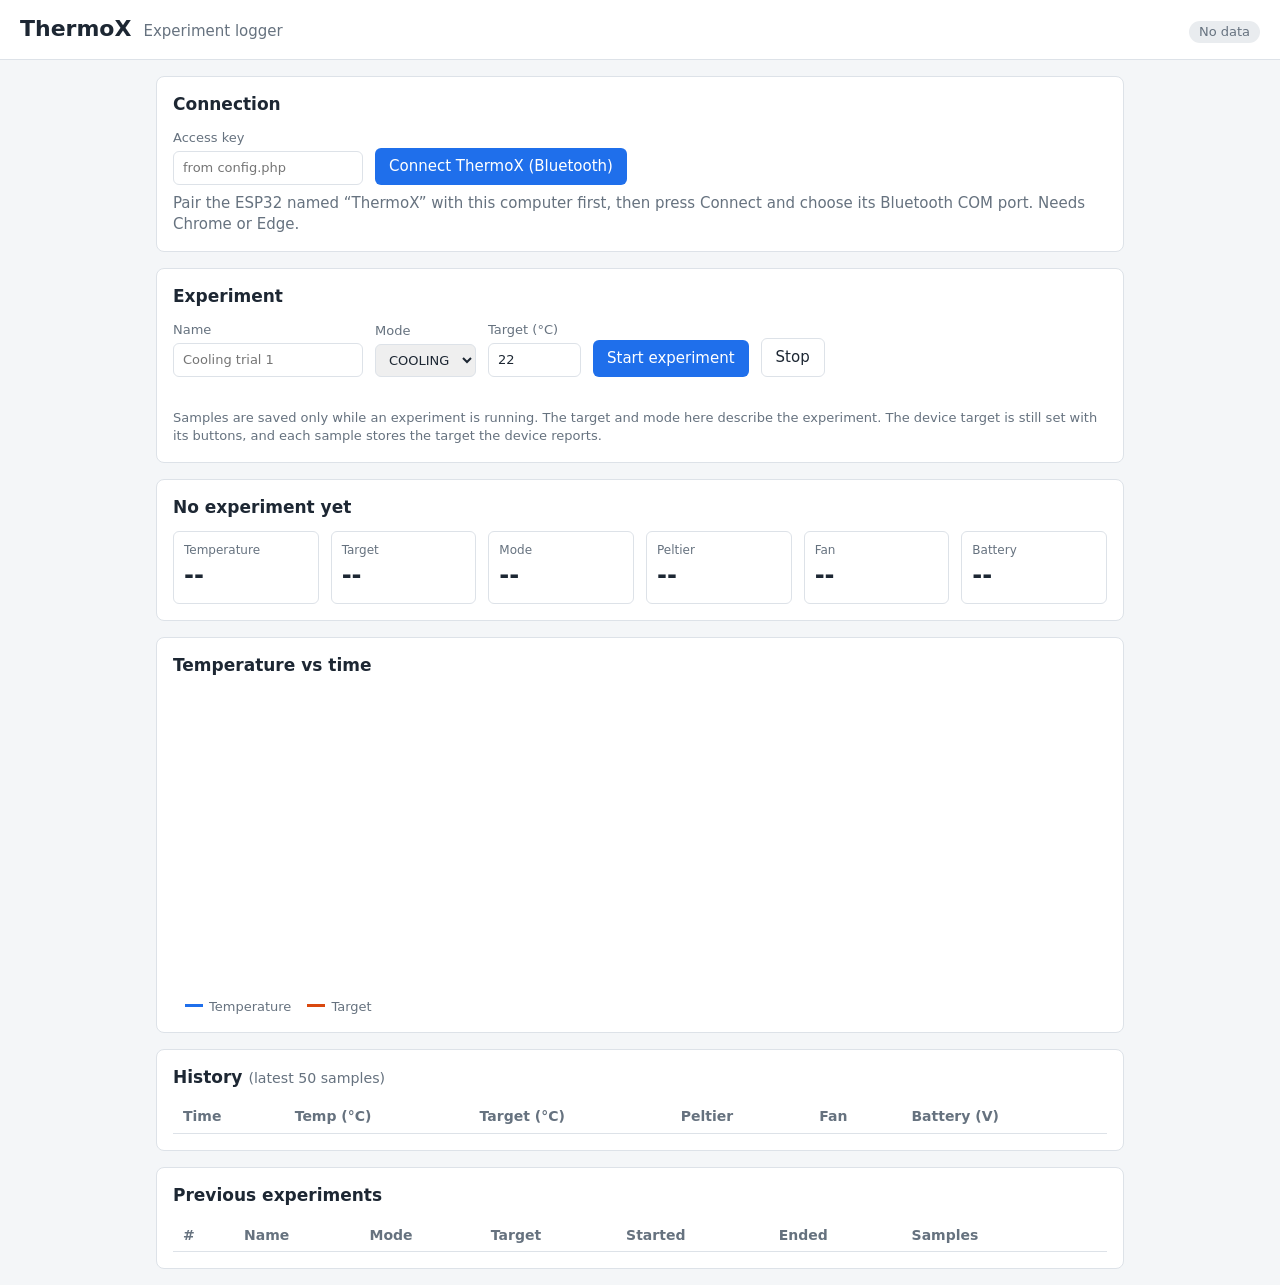
<file: dashboard/index.html>
<!doctype html>
<html lang="en">
<head>
  <meta charset="utf-8">
  <meta name="viewport" content="width=device-width, initial-scale=1">
  <title>ThermoX Dashboard</title>
  <link rel="stylesheet" href="style.css">
</head>
<body>
  <header>
    <h1>ThermoX</h1>
    <span class="sub">Experiment logger</span>
    <span id="conn" class="badge off">No data</span>
  </header>

  <main>
    <section class="card">
      <h2>Connection</h2>
      <div class="row">
        <label>Access key <input id="apiKey" type="password" autocomplete="off" placeholder="from config.php"></label>
        <button type="button" id="btConnect">Connect ThermoX (Bluetooth)</button>
        <button type="button" id="btDisconnect" class="secondary" hidden>Disconnect</button>
      </div>
      <p id="btMsg" class="msg">Pair the ESP32 named &ldquo;ThermoX&rdquo; with this computer first, then press Connect and choose its Bluetooth COM port. Needs Chrome or Edge.</p>
    </section>

    <section class="card">
      <h2>Experiment</h2>
      <form id="startForm" class="row">
        <label>Name <input id="expName" required maxlength="100" placeholder="Cooling trial 1"></label>
        <label>Mode
          <select id="expMode"><option>COOLING</option><option>HEATING</option></select>
        </label>
        <label>Target (&deg;C) <input id="expTarget" type="number" min="20" max="50" step="0.5" value="22" required></label>
        <button type="submit">Start experiment</button>
        <button type="button" id="stopBtn" class="secondary">Stop</button>
      </form>
      <p id="formMsg" class="msg"></p>
      <p class="hint">Samples are saved only while an experiment is running. The target and mode here describe the experiment. The device target is still set with its buttons, and each sample stores the target the device reports.</p>
    </section>

    <section class="card">
      <h2 id="expTitle">No experiment yet</h2>
      <div class="stats">
        <div><span class="label">Temperature</span><span class="value" id="vTemp">--</span></div>
        <div><span class="label">Target</span><span class="value" id="vTarget">--</span></div>
        <div><span class="label">Mode</span><span class="value" id="vMode">--</span></div>
        <div><span class="label">Peltier</span><span class="value" id="vPeltier">--</span></div>
        <div><span class="label">Fan</span><span class="value" id="vFan">--</span></div>
        <div><span class="label">Battery</span><span class="value" id="vBatt">--</span></div>
      </div>
    </section>

    <section class="card">
      <h2>Temperature vs time</h2>
      <canvas id="chart" height="300"></canvas>
      <div class="legend"><span class="key temp"></span>Temperature <span class="key target"></span>Target</div>
    </section>

    <section class="card">
      <h2>History <small>(latest 50 samples)</small></h2>
      <div class="scroll">
        <table id="history">
          <thead><tr><th>Time</th><th>Temp (&deg;C)</th><th>Target (&deg;C)</th><th>Peltier</th><th>Fan</th><th>Battery (V)</th></tr></thead>
          <tbody></tbody>
        </table>
      </div>
    </section>

    <section class="card">
      <h2>Previous experiments</h2>
      <div class="scroll">
        <table id="experiments">
          <thead><tr><th>#</th><th>Name</th><th>Mode</th><th>Target</th><th>Started</th><th>Ended</th><th>Samples</th><th></th></tr></thead>
          <tbody></tbody>
        </table>
      </div>
    </section>
  </main>

  <script src="app.js"></script>
</body>
</html>
</file>
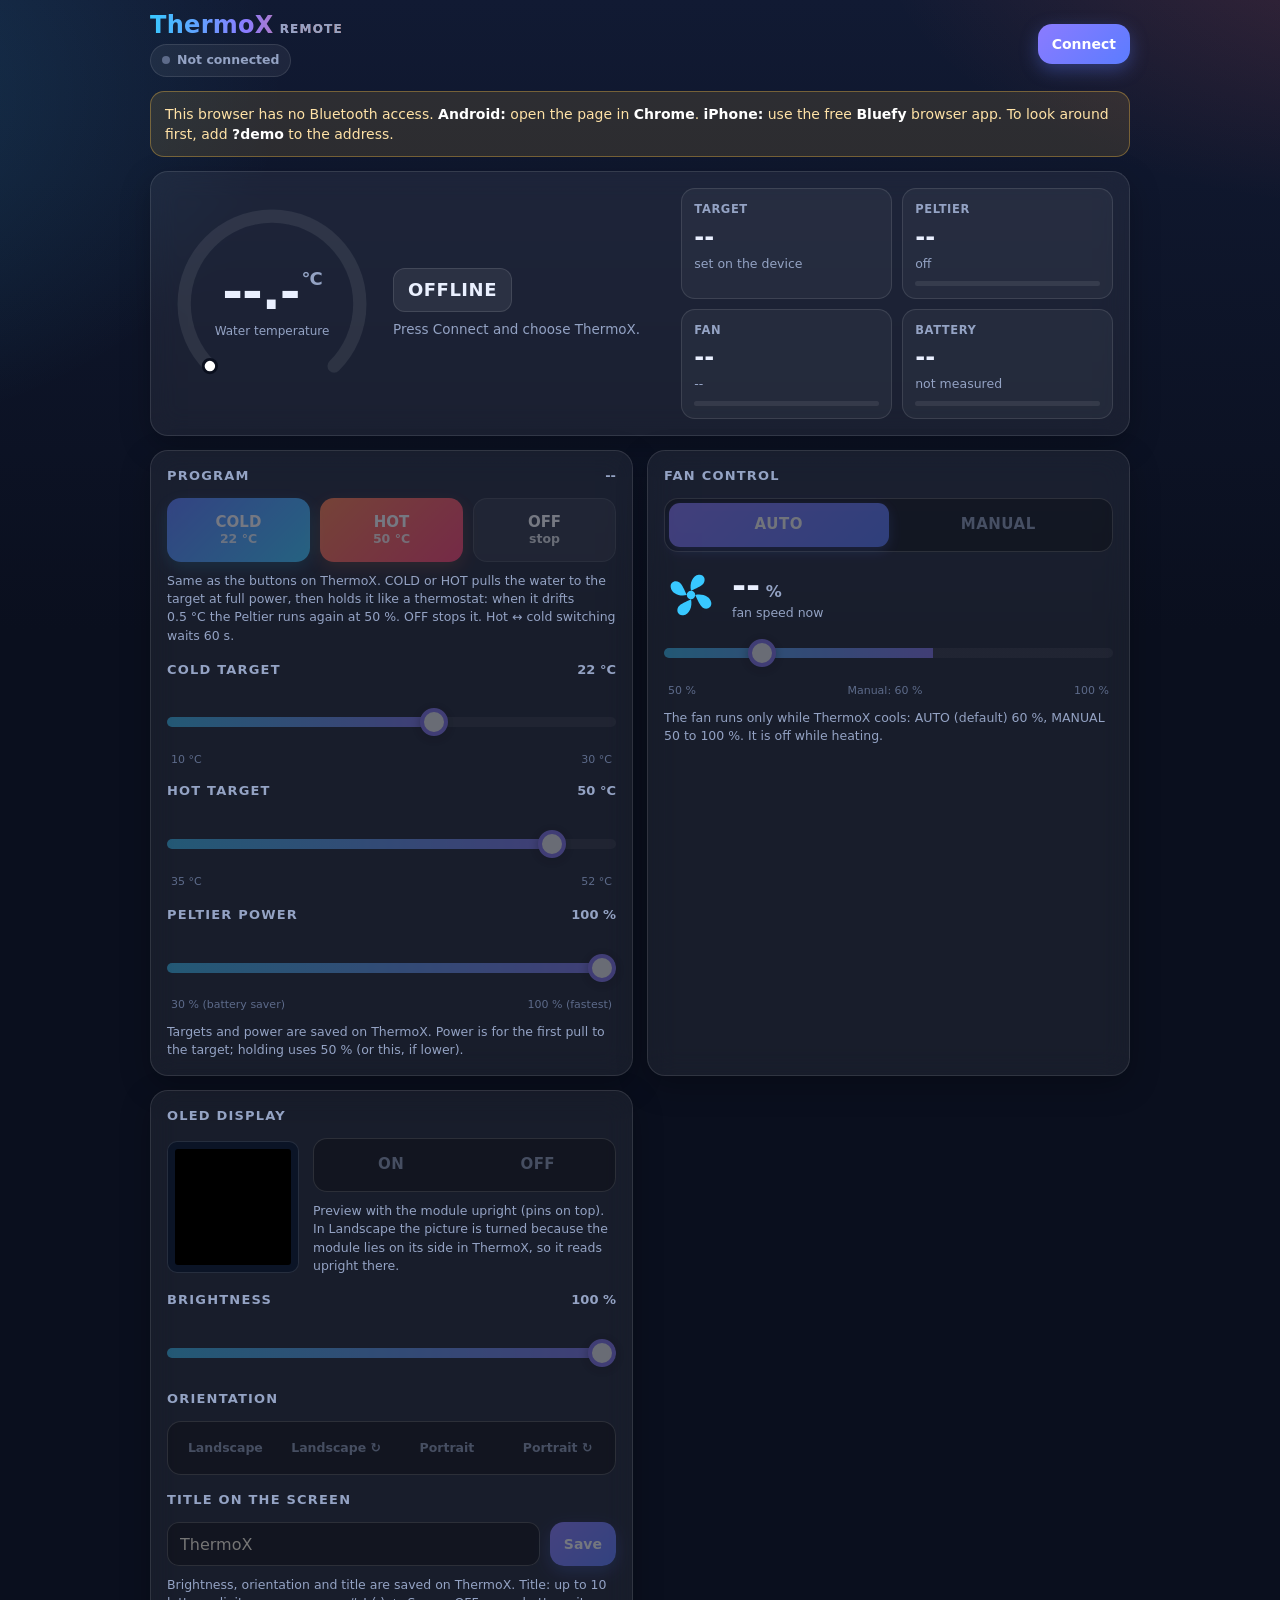
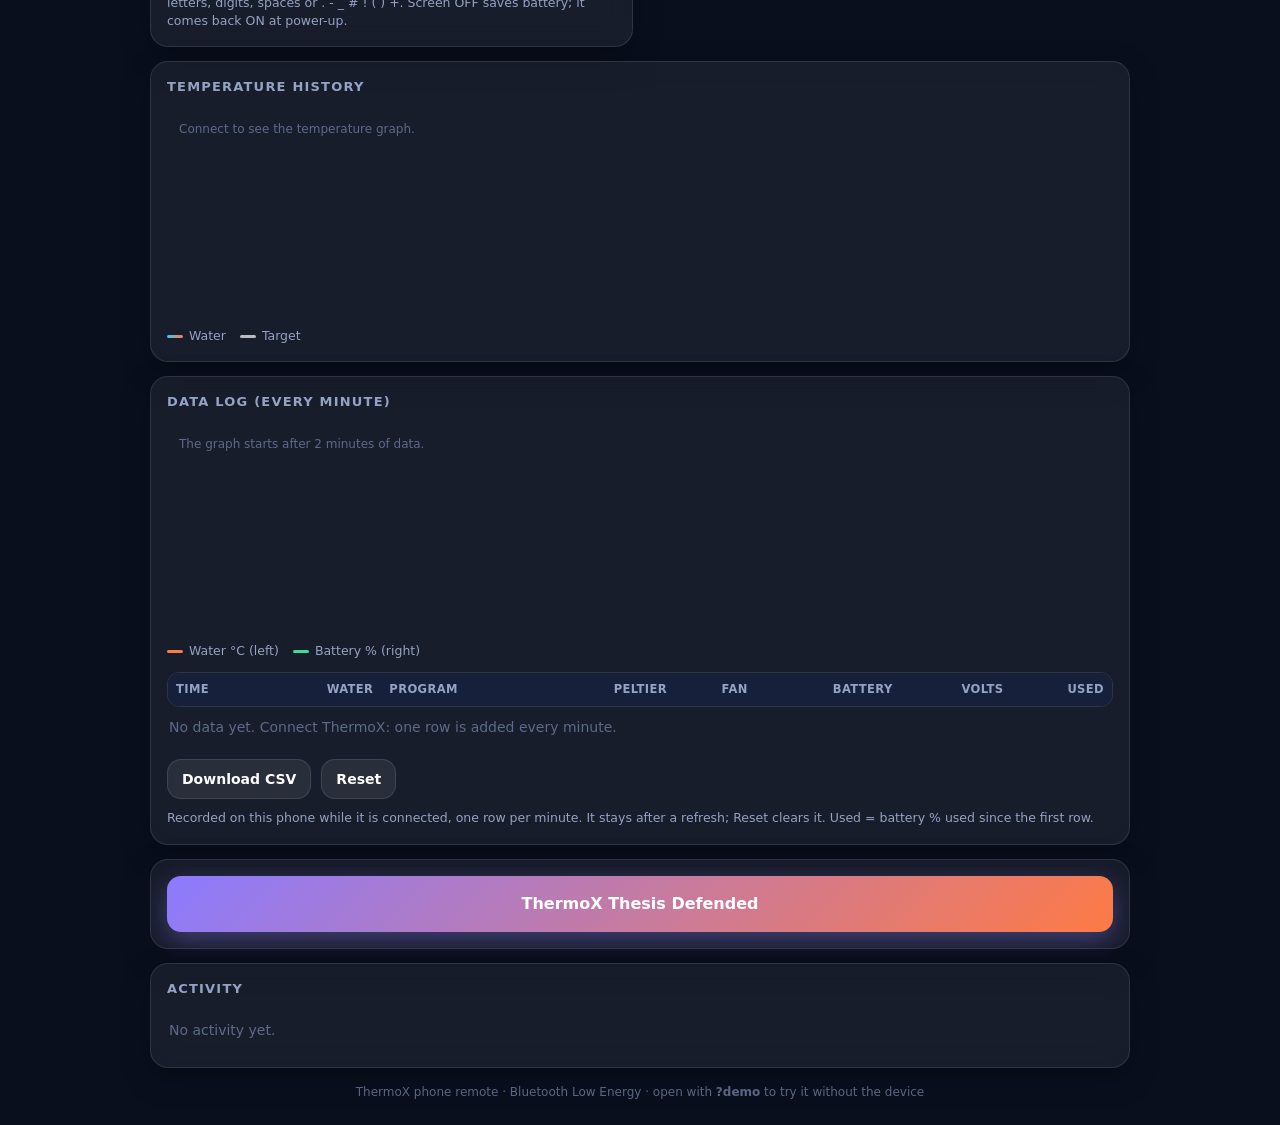
<file: dashboard/phone.html>
<!doctype html>
<html lang="en">
<head>
<meta charset="utf-8">
<meta name="viewport" content="width=device-width, initial-scale=1, viewport-fit=cover">
<meta name="theme-color" content="#0a0f1e">
<title>ThermoX Remote</title>
<style>
:root {
  color-scheme: dark;
  --bg: #0a0f1e; --bg2: #111a33; --card: rgba(255,255,255,.06); --card-line: rgba(255,255,255,.11);
  --text: #eaf0ff; --muted: #94a3c4; --dim: #5d6b8a;
  --hot: #ff7a45; --hot2: #ff3d6e; --cold: #38c8ff; --cold2: #5b7cff;
  --ok: #3ddc97; --warn: #ffc247; --bad: #ff5468; --accent: #8b7bff;
  --radius: 18px;
}
* { box-sizing: border-box; -webkit-tap-highlight-color: transparent; }
html, body { margin: 0; }
body {
  min-height: 100vh; color: var(--text); background: var(--bg);
  font: 15px/1.45 system-ui, -apple-system, "Segoe UI", Roboto, Arial, sans-serif;
  padding: max(12px, env(safe-area-inset-top)) 16px max(24px, env(safe-area-inset-bottom));
}
body::before { content: ""; position: fixed; inset: 0; z-index: -1; pointer-events: none;
  background:
    radial-gradient(900px 500px at 110% -10%, rgba(255,90,80,.20), transparent 60%),
    radial-gradient(900px 600px at -20% 10%, rgba(56,200,255,.18), transparent 60%),
    linear-gradient(180deg, var(--bg2), var(--bg) 70%); }
.num { font-variant-numeric: tabular-nums; }
header { display: flex; align-items: center; gap: 10px; max-width: 980px; margin: 0 auto 14px; }
.brand { display: flex; flex-direction: column; align-items: flex-start; gap: 6px; min-width: 0; }
.logo { font-size: 24px; font-weight: 800; letter-spacing: .3px; margin: 0; line-height: 1.1;
  background: linear-gradient(90deg, var(--cold), var(--accent) 50%, var(--hot)); -webkit-background-clip: text; background-clip: text; color: transparent; }
.logo small { font-size: 12px; font-weight: 700; letter-spacing: 1.2px; margin-left: 6px; color: var(--muted); -webkit-text-fill-color: var(--muted); text-transform: uppercase; }
.spacer { flex: 1; }
.pill { display: inline-flex; align-items: center; gap: 7px; padding: 6px 11px; border-radius: 99px; font-size: 12.5px; font-weight: 600;
  background: var(--card); border: 1px solid var(--card-line); color: var(--muted); white-space: nowrap; }
.pill .dot { width: 8px; height: 8px; border-radius: 50%; background: var(--dim); }
.pill.on { color: var(--ok); } .pill.on .dot { background: var(--ok); box-shadow: 0 0 0 0 rgba(61,220,151,.6); animation: ping 1.8s infinite; }
.pill.busy { color: var(--warn); } .pill.busy .dot { background: var(--warn); animation: blink 1s infinite; }
.pill.demo { color: var(--accent); } .pill.demo .dot { background: var(--accent); }
@keyframes ping { 0% { box-shadow: 0 0 0 0 rgba(61,220,151,.55); } 80%,100% { box-shadow: 0 0 0 9px rgba(61,220,151,0); } }
@keyframes blink { 50% { opacity: .25; } }

main { max-width: 980px; margin: 0 auto; display: grid; gap: 14px; grid-template-columns: 1fr; }
@media (min-width: 820px) { main { grid-template-columns: 1fr 1fr; } .wide { grid-column: 1 / -1; } }
.card { background: var(--card); border: 1px solid var(--card-line); border-radius: var(--radius); padding: 16px;
  -webkit-backdrop-filter: blur(14px); backdrop-filter: blur(14px); box-shadow: 0 10px 30px rgba(0,0,0,.25); min-width: 0; }
.card h2 { margin: 0 0 12px; font-size: 13px; font-weight: 700; letter-spacing: 1.2px; text-transform: uppercase; color: var(--muted); display: flex; align-items: center; gap: 8px; }
.card h2 .right { margin-left: auto; text-transform: none; letter-spacing: 0; font-weight: 600; white-space: nowrap; }
@media (max-width: 380px) { .logo small { display: none; } .card h2 { letter-spacing: .6px; font-size: 12px; } .card { padding: 14px; } }

button { font: inherit; color: inherit; border: 0; cursor: pointer; }
button:disabled { opacity: .4; cursor: not-allowed; }
.btn { min-height: 48px; padding: 0 18px; border-radius: 14px; font-weight: 700; font-size: 15px;
  background: linear-gradient(135deg, var(--accent), #5b7cff); color: #fff; box-shadow: 0 6px 18px rgba(91,124,255,.35); transition: transform .1s; }
.btn:active:not(:disabled) { transform: scale(.97); }
.btn.ghost { background: rgba(255,255,255,.08); box-shadow: none; border: 1px solid var(--card-line); }
.btn.go { background: linear-gradient(135deg, #2bd88f, #18a8c9); box-shadow: 0 6px 18px rgba(43,216,143,.3); }
.btn.stop { background: linear-gradient(135deg, var(--hot2), #c2255c); box-shadow: 0 6px 18px rgba(255,61,110,.3); }
.btn.small { min-height: 40px; padding: 0 14px; font-size: 14px; }

.banner { max-width: 980px; margin: 0 auto 14px; padding: 12px 14px; border-radius: 14px; font-size: 14px;
  background: rgba(255,194,71,.12); border: 1px solid rgba(255,194,71,.35); color: #ffe2a6; }
.banner b { color: #fff; }

/* hero */
.hero { display: grid; grid-template-columns: auto 1fr; gap: 16px; align-items: center; }
@media (max-width: 420px) { .hero { grid-template-columns: 1fr; justify-items: center; text-align: center; } }
.gauge { position: relative; width: 210px; height: 210px; }
.gauge svg { width: 100%; height: 100%; transform: rotate(135deg); overflow: visible; }
.gauge .track { fill: none; stroke: rgba(255,255,255,.08); stroke-width: 14; stroke-linecap: round; }
.gauge .arc { fill: none; stroke: url(#gIdle); stroke-width: 14; stroke-linecap: round; transition: stroke-dashoffset .8s ease; }
.gauge.heat .arc { stroke: url(#gHot); } .gauge.cool .arc { stroke: url(#gCold); } .gauge.fault .arc { stroke: var(--bad); }
.gauge.heat svg, .gauge.cool svg { animation: glow 2.2s ease-in-out infinite; }
.gauge.heat { --glow: rgba(255,122,69,.55); } .gauge.cool { --glow: rgba(56,200,255,.55); }
@keyframes glow { 50% { filter: drop-shadow(0 0 10px var(--glow)); } }
.gauge .tmark { fill: #fff; stroke: var(--bg); stroke-width: 3; transition: cx .6s, cy .6s; }
.gauge .center { position: absolute; inset: 0; display: grid; place-content: center; text-align: center; }
.temp { font-size: 50px; font-weight: 800; line-height: 1; letter-spacing: -1px; }
.temp sup { font-size: 18px; font-weight: 700; color: var(--muted); margin-left: 2px; vertical-align: 24px; }
.center .lbl { font-size: 12px; color: var(--muted); margin-top: 6px; }
.state { display: inline-flex; align-items: center; gap: 8px; padding: 8px 14px; border-radius: 12px; font-weight: 800; font-size: 18px; letter-spacing: .5px;
  background: rgba(255,255,255,.07); border: 1px solid var(--card-line); }
.state.heat { color: var(--hot); background: rgba(255,122,69,.12); border-color: rgba(255,122,69,.35); }
.state.cool { color: var(--cold); background: rgba(56,200,255,.12); border-color: rgba(56,200,255,.35); }
.state.ok { color: var(--ok); background: rgba(61,220,151,.12); border-color: rgba(61,220,151,.35); }
.state.warn { color: var(--warn); background: rgba(255,194,71,.12); border-color: rgba(255,194,71,.35); }
.state.bad { color: var(--bad); background: rgba(255,84,104,.14); border-color: rgba(255,84,104,.4); }
.state-hint { color: var(--muted); font-size: 13.5px; margin: 8px 0 0; min-height: 1.4em; }

.tiles { display: grid; grid-template-columns: repeat(2, minmax(0, 1fr)); gap: 10px; margin-top: 14px; }
@media (min-width: 560px) { .tiles { grid-template-columns: repeat(4, minmax(0, 1fr)); } }
@media (min-width: 820px) { .herocard { display: grid; grid-template-columns: minmax(0, 1.15fr) minmax(0, 1fr); gap: 18px; align-items: center; }
  .herocard .tiles { margin-top: 0; grid-template-columns: repeat(2, minmax(0, 1fr)); } }
.tile { padding: 12px; border-radius: 14px; background: rgba(255,255,255,.045); border: 1px solid var(--card-line); min-width: 0; }
.tile .k { font-size: 11.5px; color: var(--muted); font-weight: 600; letter-spacing: .6px; text-transform: uppercase; }
.tile .v { font-size: 24px; font-weight: 800; margin-top: 2px; white-space: nowrap; overflow: hidden; text-overflow: ellipsis; }
.tile .s { font-size: 12.5px; color: var(--muted); white-space: nowrap; overflow: hidden; text-overflow: ellipsis; }
.bar { height: 5px; border-radius: 5px; background: rgba(255,255,255,.08); margin-top: 8px; overflow: hidden; }
.bar i { display: block; height: 100%; width: 0; border-radius: 5px; background: linear-gradient(90deg, var(--cold), var(--accent)); transition: width .6s; }
.bar.hot i { background: linear-gradient(90deg, var(--hot), var(--hot2)); }
.bar.bat i { background: var(--ok); }
.bar.bat.mid i { background: var(--warn); } .bar.bat.low i { background: var(--bad); }
.seg.four { grid-template-columns: repeat(2, minmax(0, 1fr)); gap: 4px; }
@media (min-width: 460px) { .seg.four { grid-template-columns: repeat(4, minmax(0, 1fr)); } }
.seg.four button { font-size: 12.5px; letter-spacing: 0; padding: 0 4px; }
.titlerow { display: grid; grid-template-columns: minmax(0, 1fr) auto; gap: 10px; margin-top: 4px; }
.titlerow input { min-height: 44px; border-radius: 12px; border: 1px solid var(--card-line); background: rgba(0,0,0,.25);
  color: var(--text); font: inherit; font-size: 16px; padding: 0 12px; min-width: 0; }
.titlerow input:focus-visible { outline: 2px solid var(--accent); outline-offset: 1px; }
.oledrow { display: grid; grid-template-columns: 132px minmax(0, 1fr); gap: 14px; align-items: center; }
@media (max-width: 360px) { .oledrow { grid-template-columns: 1fr; justify-items: center; } }
.oledbox { width: 132px; height: 132px; border-radius: 10px; background: #0b1426; border: 1px solid var(--card-line); display: grid; place-items: center; }
#oledPrev { display: block; width: 116px; height: 116px; image-rendering: pixelated; background: #000; border-radius: 3px; }
.spin { display: inline-block; }
.spin.go { animation: rot var(--spd, 1s) linear infinite; }
@keyframes rot { to { transform: rotate(360deg); } }

/* target control */
.stepper { display: grid; grid-template-columns: 64px 1fr 64px; align-items: center; gap: 10px; }
.stepper button { height: 64px; border-radius: 18px; font-size: 30px; font-weight: 700; background: rgba(255,255,255,.08); border: 1px solid var(--card-line); }
.stepper button:active:not(:disabled) { background: rgba(255,255,255,.16); }
.setv { text-align: center; }
.setv .big { font-size: 46px; font-weight: 800; line-height: 1.05; }
.setv .big small { font-size: 20px; color: var(--muted); }
.setv .sub { font-size: 12.5px; color: var(--muted); }
.range-ticks { display: flex; justify-content: space-between; color: var(--dim); font-size: 11px; margin: 6px 4px 0; }
.row2 { display: grid; grid-template-columns: 1fr 1fr; gap: 10px; margin-top: 14px; }
.note { font-size: 12.5px; color: var(--muted); margin: 10px 0 0; }

/* fan */
.seg { display: grid; grid-template-columns: 1fr 1fr; padding: 4px; border-radius: 14px; background: rgba(0,0,0,.25); border: 1px solid var(--card-line); }
.seg button { min-height: 44px; border-radius: 11px; font-weight: 800; letter-spacing: .5px; color: var(--muted); background: transparent; }
.seg button.sel { color: #fff; background: linear-gradient(135deg, var(--accent), #5b7cff); box-shadow: 0 4px 14px rgba(91,124,255,.35); }
.fanrow { display: flex; align-items: center; gap: 14px; margin-top: 16px; }
.fanicon { width: 54px; height: 54px; flex: none; color: var(--cold); }
.fanval { font-size: 34px; font-weight: 800; line-height: 1; }
.fanval small { font-size: 16px; color: var(--muted); }
input[type=range] { -webkit-appearance: none; appearance: none; width: 100%; height: 34px; background: transparent; margin: 14px 0 0; }
input[type=range]::-webkit-slider-runnable-track { height: 10px; border-radius: 10px; background: linear-gradient(90deg, var(--cold) 0%, var(--accent) var(--p, 50%), rgba(255,255,255,.1) var(--p, 50%)); }
input[type=range]::-moz-range-track { height: 10px; border-radius: 10px; background: linear-gradient(90deg, var(--cold) 0%, var(--accent) var(--p, 50%), rgba(255,255,255,.1) var(--p, 50%)); }
input[type=range]::-webkit-slider-thumb { -webkit-appearance: none; width: 28px; height: 28px; margin-top: -9px; border-radius: 50%; background: #fff; border: 4px solid var(--accent); box-shadow: 0 2px 10px rgba(0,0,0,.4); }
input[type=range]::-moz-range-thumb { width: 22px; height: 22px; border-radius: 50%; background: #fff; border: 4px solid var(--accent); }
input[type=range]:disabled { opacity: .35; }

/* chart */
.chartbox { position: relative; height: 210px; }
.chartbox canvas { position: absolute; inset: 0; width: 100%; height: 100%; }
.legend { display: flex; gap: 14px; font-size: 12.5px; color: var(--muted); margin-top: 8px; flex-wrap: wrap; }
.legend i { display: inline-block; width: 16px; height: 3px; border-radius: 2px; vertical-align: middle; margin-right: 6px; }

/* activity */
.log { list-style: none; margin: 0; padding: 0; max-height: 300px; overflow-y: auto; }
.log li { display: grid; grid-template-columns: 10px max-content 1fr; gap: 10px; align-items: baseline; padding: 8px 2px; border-bottom: 1px solid rgba(255,255,255,.06); font-size: 14px; }
.log li:last-child { border-bottom: 0; }
.log .d { width: 8px; height: 8px; border-radius: 50%; background: var(--dim); align-self: center; }
.log .t { color: var(--dim); font-size: 12.5px; white-space: nowrap; }
.log .src { color: var(--muted); font-size: 11px; font-weight: 700; letter-spacing: .5px; margin-right: 6px; }
.log li.heat .d { background: var(--hot); } .log li.cool .d { background: var(--cold); } .log li.ok .d { background: var(--ok); }
.log li.bad .d { background: var(--bad); } .log li.warn .d { background: var(--warn); } .log li.app .d { background: var(--accent); }
.empty { color: var(--dim); font-size: 14px; padding: 10px 2px; }

/* toast */
#toasts { position: fixed; left: 50%; bottom: max(18px, env(safe-area-inset-bottom)); transform: translateX(-50%); display: grid; gap: 8px; z-index: 9; width: min(92vw, 420px); pointer-events: none; }
.toast { padding: 12px 16px; border-radius: 14px; font-weight: 600; font-size: 14px; background: rgba(20,28,52,.94); border: 1px solid var(--card-line);
  box-shadow: 0 10px 30px rgba(0,0,0,.45); animation: tin .25s ease; }
.toast.err { border-color: rgba(255,84,104,.6); } .toast.ok { border-color: rgba(61,220,151,.5); }
@keyframes tin { from { opacity: 0; transform: translateY(10px); } }
footer { max-width: 980px; margin: 16px auto 0; color: var(--dim); font-size: 12px; text-align: center; }
.hidden { display: none !important; }
/* program buttons */
.prog3 { display: grid; grid-template-columns: 1fr 1fr 1fr; gap: 10px; }
.prog3 .btn { min-height: 64px; display: grid; place-content: center; line-height: 1.15; padding: 0 6px; }
.prog3 .btn small { display: block; font-size: 12.5px; font-weight: 600; opacity: .85; }
.btn.coldb { background: linear-gradient(135deg, var(--cold2), var(--cold)); box-shadow: 0 6px 18px rgba(56,200,255,.25); }
.btn.hotb { background: linear-gradient(135deg, var(--hot), var(--hot2)); box-shadow: 0 6px 18px rgba(255,122,69,.25); }
.btn.offb { background: rgba(255,255,255,.08); border: 1px solid var(--card-line); box-shadow: none; }
.prog3 .btn.on { outline: 3px solid #fff; outline-offset: 2px; }
/* data log */
.tablebox { max-height: 320px; overflow: auto; margin-top: 12px; border: 1px solid var(--card-line); border-radius: 12px; }
table.dl { width: 100%; border-collapse: collapse; font-size: 13px; font-variant-numeric: tabular-nums; }
table.dl th { position: sticky; top: 0; background: #16203b; color: var(--muted); font-size: 11.5px; font-weight: 700; letter-spacing: .4px; text-transform: uppercase; text-align: right; padding: 8px 8px; white-space: nowrap; }
table.dl td { padding: 7px 8px; border-top: 1px solid rgba(255,255,255,.06); text-align: right; white-space: nowrap; }
table.dl th:first-child, table.dl td:first-child, table.dl th:nth-child(3), table.dl td:nth-child(3) { text-align: left; }
.btnrow { display: flex; flex-wrap: wrap; gap: 10px; margin-top: 12px; }
/* thesis defended */
.defend { width: 100%; min-height: 56px; font-size: 16px; background: linear-gradient(135deg, #8b7bff, #ff7a45); box-shadow: 0 8px 24px rgba(139,123,255,.35); }
#celebrate { position: fixed; inset: 0; z-index: 20; display: grid; place-items: center; background: rgba(5,8,18,.82); backdrop-filter: blur(4px); cursor: pointer; }
#celebrate canvas { position: absolute; inset: 0; width: 100%; height: 100%; pointer-events: none; }
#celebrate .msg { position: relative; text-align: center; padding: 24px; animation: pop .9s cubic-bezier(.2,1.6,.4,1) both; }
#celebrate .msg h1 { margin: 0; font-size: clamp(34px, 9vw, 72px); line-height: 1.05; font-weight: 900; letter-spacing: .5px;
  background: linear-gradient(90deg, #38c8ff, #8b7bff, #ff7a45, #ffc247, #38c8ff); background-size: 300% 100%;
  -webkit-background-clip: text; background-clip: text; color: transparent; animation: shine 3s linear infinite; }
#celebrate .msg p { margin: 14px 0 0; color: var(--muted); font-size: 14px; }
@keyframes pop { from { transform: scale(.3); opacity: 0; } to { transform: scale(1); opacity: 1; } }
@keyframes shine { to { background-position: 300% 0; } }
@media (prefers-reduced-motion: reduce) { #celebrate .msg, #celebrate .msg h1 { animation: none; } }
</style>
</head>
<body>
<header>
  <div class="brand">
    <h1 class="logo">ThermoX<small>Remote</small></h1>
    <span id="pill" class="pill"><span class="dot"></span><span id="pillTxt">Not connected</span></span>
  </div>
  <span class="spacer"></span>
  <button id="connectBtn" class="btn small">Connect</button>
</header>

<div id="banner" class="banner hidden"></div>

<main>
  <section class="card wide herocard">
    <div class="hero">
      <div id="gauge" class="gauge">
        <svg viewBox="0 0 220 220" aria-hidden="true">
          <defs>
            <linearGradient id="gHot" x1="0" y1="0" x2="1" y2="1"><stop offset="0" stop-color="#ffb347"/><stop offset="1" stop-color="#ff3d6e"/></linearGradient>
            <linearGradient id="gCold" x1="0" y1="0" x2="1" y2="1"><stop offset="0" stop-color="#5b7cff"/><stop offset="1" stop-color="#38c8ff"/></linearGradient>
            <linearGradient id="gIdle" x1="0" y1="0" x2="1" y2="1"><stop offset="0" stop-color="#38c8ff"/><stop offset="1" stop-color="#8b7bff"/></linearGradient>
          </defs>
          <circle class="track" cx="110" cy="110" r="92" pathLength="100" stroke-dasharray="75 100"/>
          <circle id="arc" class="arc" cx="110" cy="110" r="92" pathLength="100" stroke-dasharray="75 100" stroke-dashoffset="75"/>
          <circle id="tmark" class="tmark" cx="202" cy="110" r="7"/>
        </svg>
        <div class="center">
          <div class="temp num"><span id="temp">--.-</span><sup>&deg;C</sup></div>
          <div class="lbl">Water temperature</div>
        </div>
      </div>
      <div>
        <div id="state" class="state">OFFLINE</div>
        <p id="stateHint" class="state-hint">Press Connect and choose ThermoX.</p>
      </div>
    </div>
    <div class="tiles">
      <div class="tile"><div class="k">Target</div><div class="v num" id="tTarget">--</div><div class="s" id="tTargetS">set on the device</div></div>
      <div class="tile"><div class="k">Peltier</div><div class="v num" id="tPel">--</div><div class="s" id="tPelS">off</div><div class="bar hot"><i id="bPel"></i></div></div>
      <div class="tile"><div class="k">Fan</div><div class="v num" id="tFan">--</div><div class="s" id="tFanS">--</div><div class="bar"><i id="bFan"></i></div></div>
      <div class="tile"><div class="k">Battery</div><div class="v num" id="tBat">--</div><div class="s" id="tBatS">not measured</div><div class="bar bat" id="batBar"><i id="bBat"></i></div></div>
    </div>
  </section>

  <section class="card">
    <h2>Program <span class="right num" id="progL">--</span></h2>
    <div class="prog3">
      <button id="coldBtn" class="btn coldb" disabled>COLD<small id="coldBtnT">22 &deg;C</small></button>
      <button id="hotBtn" class="btn hotb" disabled>HOT<small id="hotBtnT">50 &deg;C</small></button>
      <button id="offBtn" class="btn offb" disabled>OFF<small>stop</small></button>
    </div>
    <p class="note">Same as the buttons on ThermoX. COLD or HOT pulls the water to the target at full power, then holds it like a thermostat: when it drifts 0.5&nbsp;&deg;C the Peltier runs again at 50&nbsp;%. OFF stops it. Hot&nbsp;&harr;&nbsp;cold switching waits 60&nbsp;s.</p>
    <h2 style="margin-top:16px">COLD target <span class="right num" id="tcL">--</span></h2>
    <input id="tcSlider" type="range" min="10" max="30" step="1" value="22" aria-label="COLD target" disabled>
    <div class="range-ticks"><span>10 &deg;C</span><span>30 &deg;C</span></div>
    <h2 style="margin-top:14px">HOT target <span class="right num" id="thL">--</span></h2>
    <input id="thSlider" type="range" min="35" max="52" step="1" value="50" aria-label="HOT target" disabled>
    <div class="range-ticks"><span>35 &deg;C</span><span>52 &deg;C</span></div>
    <h2 style="margin-top:16px">Peltier power <span class="right num" id="pwL">--</span></h2>
    <input id="pwSlider" type="range" min="30" max="100" step="5" value="100" aria-label="Peltier power limit" disabled>
    <div class="range-ticks"><span>30 % (battery saver)</span><span>100 % (fastest)</span></div>
    <p class="note">Targets and power are saved on ThermoX. Power is for the first pull to the target; holding uses 50&nbsp;% (or this, if lower).</p>
  </section>

  <section class="card">
    <h2>Fan control <span class="right num" id="fanRpmH"></span></h2>
    <div class="seg" role="group" aria-label="Fan mode">
      <button id="fanAuto" class="sel" disabled>AUTO</button>
      <button id="fanMan" disabled>MANUAL</button>
    </div>
    <div class="fanrow">
      <svg id="fanIcon" class="fanicon spin" viewBox="0 0 64 64" aria-hidden="true"><g fill="currentColor">
        <circle cx="32" cy="32" r="5"/>
        <path d="M32 27c-2-9 2-18 9-19 6-1 9 5 6 10-3 4-9 6-15 9z"/>
        <path d="M37 32c9-2 18 2 19 9 1 6-5 9-10 6-4-3-6-9-9-15z"/>
        <path d="M32 37c2 9-2 18-9 19-6 1-9-5-6-10 3-4 9-6 15-9z"/>
        <path d="M27 32c-9 2-18-2-19-9-1-6 5-9 10-6 4 3 6 9 9 15z"/></g></svg>
      <div>
        <div class="fanval num"><span id="fanNow">--</span><small> %</small></div>
        <div class="note" style="margin:2px 0 0" id="fanNowS">fan speed now</div>
      </div>
    </div>
    <input id="fanSlider" type="range" min="50" max="100" step="5" value="60" aria-label="Manual fan speed" disabled>
    <div class="range-ticks"><span>50 %</span><span id="fanSetL">Manual: 60 %</span><span>100 %</span></div>
    <p class="note" id="fanNote">The fan runs only while ThermoX cools: AUTO (default) 60 %, MANUAL 50 to 100 %. It is off while heating.</p>
  </section>

  <section class="card">
    <h2>OLED display <span class="right" id="oledState"></span></h2>
    <div class="oledrow">
      <div class="oledbox"><canvas id="oledPrev" width="128" height="128" aria-label="OLED preview"></canvas></div>
      <div>
        <div class="seg" role="group" aria-label="Screen on or off">
          <button id="oOn" disabled>ON</button>
          <button id="oOff" disabled>OFF</button>
        </div>
        <p class="note">Preview with the module upright (pins on top). In Landscape the picture is turned because the module lies on its side in ThermoX, so it reads upright there.</p>
      </div>
    </div>
    <h2 style="margin-top:16px">Brightness <span class="right num" id="obL">--</span></h2>
    <input id="obSlider" type="range" min="0" max="100" step="5" value="100" aria-label="OLED brightness" disabled>
    <h2 style="margin-top:14px">Orientation</h2>
    <div class="seg four" role="group" aria-label="OLED orientation">
      <button data-r="1" disabled>Landscape</button>
      <button data-r="3" disabled>Landscape &#8635;</button>
      <button data-r="0" disabled>Portrait</button>
      <button data-r="2" disabled>Portrait &#8635;</button>
    </div>
    <h2 style="margin-top:16px">Title on the screen</h2>
    <div class="titlerow">
      <input id="otInput" type="text" maxlength="10" autocomplete="off" spellcheck="false" placeholder="ThermoX" aria-label="OLED title" disabled>
      <button id="otSave" class="btn small" disabled>Save</button>
    </div>
    <p class="note">Brightness, orientation and title are saved on ThermoX. Title: up to 10 letters, digits, spaces or . - _ # ! ( ) +. Screen OFF saves battery; it comes back ON at power-up.</p>
  </section>

  <section class="card wide">
    <h2>Temperature history <span class="right" id="chartSpan"></span></h2>
    <div class="chartbox"><canvas id="chart"></canvas></div>
    <div class="legend"><span><i style="background:linear-gradient(90deg,#38c8ff,#ff7a45)"></i>Water</span><span><i style="background:#fff;opacity:.7"></i>Target</span></div>
  </section>

  <section class="card wide">
    <h2>Data log (every minute) <span class="right" id="dlCount"></span></h2>
    <div class="chartbox"><canvas id="dlChart"></canvas></div>
    <div class="legend"><span><i style="background:#ff7a45"></i>Water &deg;C (left)</span><span><i style="background:#3ddc97"></i>Battery % (right)</span></div>
    <div class="tablebox"><table class="dl">
      <thead><tr><th>Time</th><th>Water</th><th>Program</th><th>Peltier</th><th>Fan</th><th>Battery</th><th>Volts</th><th>Used</th></tr></thead>
      <tbody id="dlBody"></tbody>
    </table></div>
    <div id="dlEmpty" class="empty">No data yet. Connect ThermoX: one row is added every minute.</div>
    <div class="btnrow">
      <button id="dlCsv" class="btn ghost small">Download CSV</button>
      <button id="dlReset" class="btn ghost small">Reset</button>
    </div>
    <p class="note">Recorded on this phone while it is connected, one row per minute. It stays after a refresh; Reset clears it. Used = battery % used since the first row.</p>
  </section>

  <section class="card wide">
    <button id="defBtn" class="btn defend">ThermoX Thesis Defended</button>
  </section>

  <section class="card wide">
    <h2>Activity <span class="right" id="logCount"></span></h2>
    <ul id="log" class="log"></ul>
    <div id="logEmpty" class="empty">No activity yet.</div>
  </section>
</main>
<footer>ThermoX phone remote &middot; Bluetooth Low Energy &middot; open with <b>?demo</b> to try it without the device</footer>
<div id="toasts" aria-live="polite"></div>
<div id="celebrate" class="hidden" role="dialog" aria-label="ThermoX Thesis Defended"><canvas id="confetti"></canvas>
  <div class="msg"><h1>ThermoX<br>Thesis Defended</h1><p>Tap anywhere to close</p></div></div>

<script>
'use strict';
// ---- Protocol (must match ThermoX.ino) ----
const SVC = '7a3c0000-63b5-4559-b515-2c37cc077186';
const CH_STATUS = '7a3c0001-63b5-4559-b515-2c37cc077186';   // read: JSON status
const CH_CMD    = '7a3c0002-63b5-4559-b515-2c37cc077186';   // write: C, H, X, TC<n>, TH<n>, FA, FM<n>, P<n>, OB<n>, OR<n>, OS<0|1>, OT<text>
const CH_NOTIFY = '7a3c0003-63b5-4559-b515-2c37cc077186';   // notify: u16 counter, u16 event count
const CH_LOG    = '7a3c0004-63b5-4559-b515-2c37cc077186';   // read: JSON event log
const enc = new TextEncoder(), dec = new TextDecoder();
const $ = id => document.getElementById(id);
const sleep = ms => new Promise(r => setTimeout(r, ms));
const withTimeout = (p, ms, what) => Promise.race([p, new Promise((_, rej) => setTimeout(() => rej(new Error(what + ' timed out')), ms))]);

// ---- Bluetooth link (Web Bluetooth) ----
class BleLink {
  constructor(onPing, onDrop) { this.onPing = onPing; this.onDrop = onDrop; this.dev = null; this.ch = {}; this.q = Promise.resolve(); this.userClose = false; this.live = false; }
  // GATT allows one operation at a time: queue them.
  op(fn, what) { const p = this.q.then(() => withTimeout(fn(), 8000, what)); this.q = p.catch(() => {}); return p; }
  async connect() {
    this.dev = await navigator.bluetooth.requestDevice({ filters: [{ services: [SVC] }, { name: 'ThermoX' }], optionalServices: [SVC] });
    this.dev.addEventListener('gattserverdisconnected', () => this.dropped());
    await this.open();
    return this.dev.name || 'ThermoX';
  }
  dropped() {                      // runs once per lost connection
    if (!this.live) return;
    this.live = false; this.ch = {};
    const byUser = this.userClose; this.userClose = false;
    this.onDrop(byUser);
  }
  async open() {
    try {
      const server = await withTimeout(this.dev.gatt.connect(), 15000, 'Connect');
      const svc = await server.getPrimaryService(SVC);
      const ch = {};
      for (const [k, u] of [['status', CH_STATUS], ['cmd', CH_CMD], ['notify', CH_NOTIFY], ['log', CH_LOG]]) ch[k] = await svc.getCharacteristic(u);
      ch.notify.addEventListener('characteristicvaluechanged', e => {
        const v = e.target.value;
        if (v && v.byteLength >= 4) this.onPing(v.getUint16(2, true));
      });
      await ch.notify.startNotifications();
      this.q = Promise.resolve();
      this.ch = ch; this.live = true;
    } catch (e) {
      try { this.dev.gatt.disconnect(); } catch (_) { /* already closed */ }
      throw e;
    }
  }
  get connected() { return this.live && this.dev.gatt.connected; }
  async reconnect() { if (!this.dev) throw new Error('No device'); await this.open(); }
  disconnect() {
    this.userClose = true;
    if (this.live) { this.dev.gatt.disconnect(); setTimeout(() => this.dropped(), 700); }   // in case no event arrives
    else { this.userClose = false; this.onDrop(true); }
  }
  async readJson(key) {
    const v = await this.op(() => this.ch[key].readValue(), 'Read');
    return JSON.parse(dec.decode(v));
  }
  status() { return this.readJson('status'); }
  log() { return this.readJson('log'); }
  send(cmd) {
    const c = this.ch.cmd, data = enc.encode(cmd);
    return this.op(() => c.writeValueWithResponse ? c.writeValueWithResponse(data) : c.writeValue(data), 'Send');
  }
}

// ---- Demo device: same commands and JSON as the firmware, with a simple heat model ----
class DemoLink {
  constructor(onPing, onDrop) {
    this.onPing = onPing; this.onDrop = onDrop; this.connectedFlag = false;
    this.d = { water: 27.6, prog: 'off', tc: 22, th: 50, approach: false, holdOn: false, mode: 'IDLE', fault: '', reached: false, wait: 0,
      lastDriven: 'IDLE', lastActive: -1e9, fanCtl: 'auto', fanPct: 60, power: 100, floor: 0, fanDuty: 0, pel: 0, rpm: 0,
      t0: Date.now() - 95000, ev: [], evTotal: 0, bv: 11.72, ob: 100, or: 1, os: 1, ot: 'ThermoX',
      chg: /[?&](charging|full)\b/.test(location.search), chf: /[?&]full\b/.test(location.search) };
    this.ev('Power on');
  }
  up() { return Date.now() - this.d.t0; }
  ev(t) { const d = this.d; d.ev.push([this.up(), t]); if (d.ev.length > 10) d.ev.shift(); d.evTotal++; }
  async connect() { await sleep(600); this.connectedFlag = true; this.ev('Phone connected');
    this.timer = setInterval(() => this.tick(0.25), 250); this.pinger = setInterval(() => this.onPing(this.d.evTotal), 1000); return 'ThermoX (demo)'; }
  get connected() { return this.connectedFlag; }
  disconnect() { clearInterval(this.timer); clearInterval(this.pinger); this.connectedFlag = false; this.onDrop(true); }
  async status() { await sleep(40); const d = this.d;
    return { t: +d.water.toFixed(2), tg: d.prog === 'hot' ? d.th : d.tc, p: d.prog, ap: d.approach ? 1 : 0, tc: d.tc, th: d.th, m: d.mode, f: d.fault,
      r: d.reached ? 1 : 0, w: d.wait, pel: d.pel, fan: d.fanDuty, rpm: d.rpm, fc: d.fanCtl, fp: d.fanPct, fmin: d.floor,
      bat: battPct(d.bv), bv: +d.bv.toFixed(2), lb: 0, chg: d.chg ? 1 : 0, cp: d.chg ? (d.chf ? 100 : 62) : -1, chf: d.chf ? 1 : 0,
      pw: d.power, up: this.up(), ev: d.evTotal, fmax: 100, fauto: 60, ob: d.ob, or: d.or, os: d.os, ot: d.ot }; }
  async log() { await sleep(40); return { up: this.up(), e: this.d.ev.slice() }; }
  setProg(p) { const d = this.d; d.prog = p; d.approach = p !== 'off'; d.holdOn = false; d.reached = false;
    this.ev(p === 'cold' ? 'COLD to ' + d.tc + ' C' : p === 'hot' ? 'HOT to ' + d.th + ' C' : 'OFF'); }
  async send(c) { await sleep(60); const d = this.d; let m;
    if (c === 'C' || c === 'H') { if (d.chg) this.ev('Charging: unplug first'); else this.setProg(c === 'C' ? 'cold' : 'hot'); }
    else if (c === 'X') { this.setProg('off'); }
    else if ((m = /^TC(\d+)$/.exec(c)) && +m[1] >= 10 && +m[1] <= 30) { d.tc = +m[1]; this.ev('Phone: COLD target ' + m[1] + ' C'); if (d.prog === 'cold') this.setProg('cold'); }
    else if ((m = /^TH(\d+)$/.exec(c)) && +m[1] >= 35 && +m[1] <= 52) { d.th = +m[1]; this.ev('Phone: HOT target ' + m[1] + ' C'); if (d.prog === 'hot') this.setProg('hot'); }
    else if (c === 'FA') { d.fanCtl = 'auto'; this.ev('Phone: fan AUTO'); }
    else if ((m = /^FM(\d+)$/.exec(c)) && +m[1] <= 100) { d.fanCtl = 'manual'; d.fanPct = Math.max(50, +m[1]); this.ev('Phone: fan ' + d.fanPct + '%'); }
    else if ((m = /^P(\d+)$/.exec(c)) && +m[1] >= 30 && +m[1] <= 100) { d.power = +m[1]; this.ev('Phone: power ' + m[1] + '%'); }
    else if ((m = /^OB(\d+)$/.exec(c)) && +m[1] <= 100) { d.ob = +m[1]; this.ev('Phone: OLED ' + m[1] + '%'); }
    else if ((m = /^OR([0-3])$/.exec(c))) { d.or = +m[1]; this.ev('Phone: OLED turned (' + m[1] + ')'); }
    else if ((m = /^OS([01])$/.exec(c))) { d.os = +m[1]; this.ev(d.os ? 'Phone: OLED on' : 'Phone: OLED off'); }
    else if ((m = /^OT(.+)$/.exec(c)) && TITLE_RE.test(m[1])) { d.ot = m[1]; this.ev('Phone: OLED title'); }
    else this.ev('Phone: bad command');
    this.tick(0); setTimeout(() => this.onPing(d.evTotal), 50); }
  tick(dt) {   // same thermostat as control() in ThermoX.ino
    const d = this.d, now = Date.now(), wasReached = d.reached, wasWaiting = d.wait > 0;
    if (d.chg && d.prog !== 'off') this.setProg('off');                  // charging: never runs
    const tg = d.prog === 'hot' ? d.th : d.tc;
    let want = 'IDLE';
    if (d.prog === 'cold') {
      if (d.approach) { if (d.water <= tg) { d.approach = false; d.reached = true; } }
      else if (d.holdOn) { if (d.water <= tg) d.holdOn = false; }
      else if (d.water >= tg + 0.5) d.holdOn = true;
      if (d.approach || d.holdOn) want = 'COOLING';
    } else if (d.prog === 'hot') {
      if (d.approach) { if (d.water >= tg) { d.approach = false; d.reached = true; } }
      else if (d.holdOn) { if (d.water >= tg) d.holdOn = false; }
      else if (d.water <= tg - 0.5) d.holdOn = true;
      if (d.approach || d.holdOn) want = 'HEATING';
    }
    d.wait = 0;
    if (want !== 'IDLE' && d.lastDriven !== 'IDLE' && want !== d.lastDriven && now - d.lastActive < 60000) {
      d.wait = Math.ceil((60000 - (now - d.lastActive)) / 1000); want = 'IDLE'; }
    d.mode = want;
    d.floor = want === 'COOLING' ? 50 : 0;
    d.fanDuty = want !== 'COOLING' ? 0 : d.fanCtl === 'auto' ? 60 : Math.min(Math.max(d.fanPct, 50), 100);
    d.pel = want === 'IDLE' ? 0 : d.approach ? d.power : Math.min(50, d.power);
    if (want !== 'IDLE') { d.lastActive = now; d.lastDriven = want; }
    const pf = d.pel / 100;
    const rate = d.mode === 'HEATING' ? 0.12 * pf : d.mode === 'COOLING' ? -0.08 * pf * (0.6 + d.fanDuty / 250) : (28 - d.water) * 0.004;
    d.water += rate * dt * 4 + (Math.random() - 0.5) * 0.01;
    d.rpm = 0;                                   // no FG wire: ThermoX.ino has ENABLE_FAN_TACH = false
    if (d.chg) d.bv = Math.min(12.12, d.bv + 0.004 * dt);                 // charging through D2
    else if (d.pel === 0) d.bv = Math.max(9.4, d.bv - (0.0004 * d.fanDuty / 100 + 0.00005) * dt);
    else d.bv = Math.max(9.4, d.bv - (0.0015 * d.pel / 100 + 0.0004 * d.fanDuty / 100) * dt);   // the demo reports the resting value
    if (d.wait > 0 && !wasWaiting) this.ev('Wait ' + d.wait + 's before reversing');
    if (d.reached && !wasReached) this.ev('Reached ' + d.water.toFixed(1) + ' C, holding');
  }
}

// Battery % as ThermoX.ino works it out: 3 cells, 3.30 V empty, 4.15 V full per cell.
function battPct(v) { return v < 6 ? -1 : Math.max(0, Math.min(100, Math.floor((v / 3 - 3.3) * 100 / (4.15 - 3.3)))); }
const TITLE_RE = /^[A-Za-z0-9 .\-_#!()+]{1,10}$/;   // same rule as titleOk() in ThermoX.ino

// ---- App ----
const demo = new URLSearchParams(location.search).has('demo');
let link = null, st = null, lastEv = -1, statusBusy = false, logBusy = false, lastStatusAt = 0, devName = 'ThermoX';
let pending = null, pendingEdited = false, sliderBusy = false, reconnecting = false, wantOnline = false, obBusy = false, titleEdited = false;
const samples = [];               // {t, temp, target} for the graph
const events = new Map();         // key -> {time, text, src, cls}

function toast(msg, kind) {
  const box = $('toasts'), el = document.createElement('div');
  el.className = 'toast' + (kind ? ' ' + kind : ''); el.textContent = msg;
  box.append(el); setTimeout(() => el.remove(), 2800);
  while (box.children.length > 2) box.firstChild.remove();
}
function setPill(text, cls) { $('pill').className = 'pill' + (cls ? ' ' + cls : ''); $('pillTxt').textContent = text; }
function setControls(on) {
  ['coldBtn', 'hotBtn', 'offBtn', 'tcSlider', 'thSlider', 'fanAuto', 'fanMan', 'pwSlider', 'oOn', 'oOff', 'obSlider', 'otInput', 'otSave'].forEach(id => $(id).disabled = !on);
  document.querySelectorAll('[data-r]').forEach(b => b.disabled = !on);
  $('fanSlider').disabled = !on || !st || st.fc !== 'manual';
}
function addEvent(time, text, src, key) {
  key = key || ('app|' + time + '|' + text);
  if (events.has(key)) return;
  const t = text.toLowerCase();
  const cls = src === 'APP' ? 'app' : t.startsWith('fault') ? 'bad' : t.startsWith('heating') ? 'heat' : t.startsWith('cooling') ? 'cool'
    : t.startsWith('reached') ? 'ok' : t.startsWith('wait') || t.includes('bad command') ? 'warn' : '';
  events.set(key, { time, text, src, cls });
  if (events.size > 80) events.delete(events.keys().next().value);
  renderLog();
}
function renderLog() {
  const list = [...events.values()].sort((a, b) => b.time - a.time);
  const ul = $('log'); ul.replaceChildren();
  for (const e of list) {
    const li = document.createElement('li'); li.className = e.cls;
    const dot = document.createElement('span'); dot.className = 'd';
    const tm = document.createElement('span'); tm.className = 't num'; tm.textContent = new Date(e.time).toLocaleTimeString([], { hour: '2-digit', minute: '2-digit', second: '2-digit' });
    const tx = document.createElement('span');
    const src = document.createElement('span'); src.className = 'src'; src.textContent = e.src;
    tx.append(src, document.createTextNode(e.text));
    li.append(dot, tm, tx); ul.append(li);
  }
  $('logEmpty').classList.toggle('hidden', list.length > 0);
  $('logCount').textContent = list.length ? list.length + ' events' : '';
}

function render(s) {
  st = s; lastStatusAt = Date.now();
  const temp = typeof s.t === 'number' ? s.t : null;
  $('temp').textContent = temp === null ? '--.-' : temp.toFixed(1);
  const lo = 0, hi = 60, frac = v => Math.max(0, Math.min(1, (v - lo) / (hi - lo)));
  $('arc').style.strokeDashoffset = 75 - 75 * (temp === null ? 0 : frac(temp));
  const a = 270 * frac(s.tg) * Math.PI / 180;   // the svg is rotated so angle 0 is the start of the arc
  $('tmark').setAttribute('cx', 110 + 92 * Math.cos(a));
  $('tmark').setAttribute('cy', 110 + 92 * Math.sin(a));

  let label, cls, hint, g = '';
  if (s.chg && s.chf) { label = 'BATTERY FULL'; cls = 'ok'; hint = 'Charging is done. Unplug the charger to use ThermoX.'; }
  else if (s.chg) { label = 'CHARGING' + (s.cp >= 0 ? ' ' + s.cp + ' %' : ''); cls = 'warn'; hint = 'Charger plugged in. ThermoX cannot be used while charging: unplug the charger to use it.'; }
  else if (s.lb && s.m !== 'FAULT') { label = 'LOW BATTERY'; cls = 'bad'; hint = 'Peltier stopped to protect the battery. Charge it.'; }
  else if (s.m === 'FAULT') { label = 'FAULT' + (s.f ? ': ' + s.f : ''); cls = 'bad'; g = 'fault'; hint = 'Peltier off. Fix the cause, then press COLD or HOT to try again (a lost sensor clears by itself).'; }
  else if (s.p === 'off') { label = 'OFF'; cls = ''; hint = temp === null ? 'Waiting for the temperature sensor…' : 'Press COLD (' + s.tc + ' °C) or HOT (' + s.th + ' °C).'; }
  else if (s.w > 0) { label = 'WAIT ' + s.w + ' s'; cls = 'warn'; hint = 'Resting before switching hot ↔ cold.'; }
  else if (s.m === 'HEATING') { label = s.ap ? 'HEATING' : 'HOLDING'; cls = 'heat'; g = 'heat'; hint = (s.ap ? 'Heating to ' : 'Bringing the water back to ') + s.tg + ' °C at ' + s.pel + ' % power.'; }
  else if (s.m === 'COOLING') { label = s.ap ? 'COOLING' : 'HOLDING'; cls = 'cool'; g = 'cool'; hint = (s.ap ? 'Cooling to ' : 'Bringing the water back to ') + s.tg + ' °C at ' + s.pel + ' % power.'; }
  else { label = 'AT ' + s.tg + ' °C'; cls = 'ok'; hint = 'Holding ' + s.tg + ' °C: the Peltier runs again when the water drifts 0.5 °C.'; }
  $('state').textContent = label; $('state').className = 'state ' + cls; $('stateHint').textContent = hint;
  $('gauge').className = 'gauge ' + g;

  $('tTarget').textContent = s.p === 'off' ? 'OFF' : s.tg + ' °C';
  $('tTargetS').textContent = s.p === 'cold' ? 'COLD program' : s.p === 'hot' ? 'HOT program' : 'press COLD or HOT';
  $('tPel').textContent = s.pel + '%'; $('tPelS').textContent = s.pel ? (s.m === 'HEATING' ? 'heating' : 'cooling') : 'off'; $('bPel').style.width = s.pel + '%';
  $('tFan').textContent = s.fan + '%'; $('tFanS').textContent = (s.fc === 'manual' ? 'MANUAL' : 'AUTO') + (s.rpm ? ' · ' + s.rpm + ' rpm' : ''); $('bFan').style.width = s.fan + '%';
  const bp = s.chg ? s.cp : s.bat;
  if (s.bat >= 0) { $('tBat').textContent = s.bat + '%'; $('tBatS').textContent = (s.bv === null ? '' : s.bv.toFixed(2) + ' V') + (s.lb ? ' · LOW' : ''); }
  else { $('tBat').textContent = '—'; $('tBatS').textContent = 'not measured'; }
  $('bBat').style.width = (bp >= 0 ? bp : 0) + '%';
  $('batBar').className = 'bar bat' + (bp >= 0 && bp < 20 ? ' low' : bp >= 0 && bp < 50 ? ' mid' : '');
  if (s.chg) { $('tBat').textContent = '⚡' + (s.cp >= 0 ? ' ' + s.cp + '%' : ''); $('tBatS').textContent = s.chf ? 'full: unplug' : 'charging'; }
  renderProg(s);
  logMinute(s);

  // fan card
  $('fanAuto').classList.toggle('sel', s.fc === 'auto'); $('fanMan').classList.toggle('sel', s.fc === 'manual');
  if (!sliderBusy) { $('fanSlider').value = s.fp; paintSlider(); }
  $('fanSlider').disabled = !link || !link.connected || s.fc !== 'manual';
  if (typeof s.pw === 'number') {
    if (!pwBusy) { $('pwSlider').value = s.pw; paintPw(); }
    $('pwSlider').disabled = !link || !link.connected;
  }
  $('fanNow').textContent = s.fan; $('fanNowS').textContent = (s.rpm ? s.rpm + ' rpm' : s.m === 'HEATING' ? 'off while heating' : 'fan speed setting') + (s.m === 'FAULT' ? ' (fault)' : '');
  $('fanRpmH').textContent = s.rpm ? s.rpm + ' rpm' : '';
  const icon = $('fanIcon'); icon.classList.toggle('go', s.fan > 0); icon.style.setProperty('--spd', (1.6 - s.fan / 80).toFixed(2) + 's');
  let note;
  if (s.fc === 'auto') note = 'AUTO (default): ' + (s.fauto || 60) + ' % while cooling. Off while heating and when the Peltier is off.';
  else note = 'MANUAL: ' + s.fp + ' % while cooling (50 to ' + (s.fmax || 100) + ' %). Off while heating and when the Peltier is off.';
  if (s.fmax) $('fanSlider').max = s.fmax;
  renderOled(s);
  $('fanNote').textContent = note;

  samples.push({ t: Date.now(), temp, target: s.tg });
  while (samples.length && Date.now() - samples[0].t > 15 * 60000) samples.shift();
  drawChart();
}
let pwBusy = false;
function paintPw() { const v = +$('pwSlider').value; $('pwSlider').style.setProperty('--p', (v - 30) / 70 * 100 + '%'); $('pwL').textContent = v + ' %'; }
function paintSlider() {
  const v = +$('fanSlider').value, mx = +$('fanSlider').max || 100;
  $('fanSlider').style.setProperty('--p', v / mx * 100 + '%'); $('fanSetL').textContent = 'Manual: ' + v + ' %';
}
function paintOb() { const v = +$('obSlider').value; $('obSlider').style.setProperty('--p', v + '%'); $('obL').textContent = v + ' %'; }
let tcBusy = false, thBusy = false;
function renderProg(s) {
  if (typeof s.tc !== 'number') { $('progL').textContent = 'needs the new firmware'; return; }
  $('progL').textContent = s.p === 'off' ? 'OFF' : (s.p === 'cold' ? 'COLD ' : 'HOT ') + s.tg + ' °C';
  $('coldBtnT').textContent = s.tc + ' °C'; $('hotBtnT').textContent = s.th + ' °C';
  $('coldBtn').classList.toggle('on', s.p === 'cold'); $('hotBtn').classList.toggle('on', s.p === 'hot'); $('offBtn').classList.toggle('on', s.p === 'off');
  if (!tcBusy) { $('tcSlider').value = s.tc; paintTarget('tc'); }
  if (!thBusy) { $('thSlider').value = s.th; paintTarget('th'); }
  const on = link && link.connected;
  $('coldBtn').disabled = $('hotBtn').disabled = !on || !!s.chg;
}
function paintTarget(k) {
  const el = $(k + 'Slider'), v = +el.value, lo = +el.min, hi = +el.max;
  el.style.setProperty('--p', (v - lo) / (hi - lo) * 100 + '%'); $(k + 'L').textContent = v + ' °C';
}

// ---- Data log: one row per minute while connected, kept on this phone ----
const DL_KEY = 'thermox-datalog', DL_MAX = 1440;              // 24 hours of rows
let dl = [];
try { dl = JSON.parse(localStorage.getItem(DL_KEY) || '[]'); if (!Array.isArray(dl)) dl = []; } catch (e) { dl = []; }
function dlSave() { try { localStorage.setItem(DL_KEY, JSON.stringify(dl)); } catch (e) { /* storage full or blocked: keep it in memory */ } }
function logMinute(s) {
  const now = Date.now();
  if (dl.length && now - dl[dl.length - 1].t < 60000) return;
  dl.push({ t: now, w: typeof s.t === 'number' ? +s.t.toFixed(2) : null, p: s.p || '', m: s.m, pel: s.pel, fan: s.fan,
            bat: s.bat >= 0 ? s.bat : null, bv: typeof s.bv === 'number' ? s.bv : null, chg: s.chg ? 1 : 0 });
  if (dl.length > DL_MAX) dl.splice(0, dl.length - DL_MAX);
  dlSave(); renderDataLog();
}
function dlProg(r) {
  if (r.chg) return 'charging';
  if (r.m === 'FAULT') return 'fault';
  const p = r.p === 'cold' ? 'COLD' : r.p === 'hot' ? 'HOT' : 'OFF';
  return r.p === 'off' || !r.p ? p : p + (r.m === 'COOLING' ? ' · cooling' : r.m === 'HEATING' ? ' · heating' : ' · hold');
}
function dlUsed(r) { const f = dl.find(x => x.bat !== null); return f && r.bat !== null ? f.bat - r.bat : null; }
function renderDataLog() {
  const body = $('dlBody'); body.replaceChildren();
  for (let i = dl.length - 1; i >= 0; i--) {
    const r = dl[i], tr = document.createElement('tr'), u = dlUsed(r);
    const cells = [new Date(r.t).toLocaleTimeString([], { hour: '2-digit', minute: '2-digit' }),
      r.w === null ? '--' : r.w.toFixed(1) + ' °C', dlProg(r), r.pel + ' %', r.fan + ' %',
      r.bat === null ? '--' : r.bat + ' %', r.bv === null ? '--' : r.bv.toFixed(2) + ' V', u === null ? '--' : u + ' %'];
    for (const c of cells) { const td = document.createElement('td'); td.textContent = c; tr.append(td); }
    body.append(tr);
  }
  $('dlEmpty').classList.toggle('hidden', dl.length > 0);
  $('dlCount').textContent = dl.length ? dl.length + (dl.length === 1 ? ' row' : ' rows') : '';
  drawDlChart();
}
function drawDlChart() {
  const c = $('dlChart'), box = c.parentElement, dpr = window.devicePixelRatio || 1;
  const W = box.clientWidth, H = box.clientHeight;
  if (!W) return;
  c.width = W * dpr; c.height = H * dpr;
  const g = c.getContext('2d'); g.setTransform(dpr, 0, 0, dpr, 0, 0); g.clearRect(0, 0, W, H);
  g.font = '12px system-ui, sans-serif'; g.fillStyle = '#5d6b8a';
  const pts = dl.filter(r => r.w !== null);
  if (pts.length < 2) { g.fillText('The graph starts after 2 minutes of data.', 12, 24); return; }
  const L = 34, R = 38, T = 10, B = 22, w = W - L - R, h = H - T - B;
  const t0 = pts[0].t, t1 = Math.max(pts[pts.length - 1].t, t0 + 60000);
  const tv = pts.map(p => p.w), lo = Math.floor(Math.min(...tv)) - 1;
  const step = Math.max(1, Math.ceil((Math.ceil(Math.max(...tv)) + 1 - lo) / 4)), hi = lo + 4 * step;
  const X = t => L + (t - t0) / (t1 - t0) * w, Y = v => T + h - (v - lo) / (hi - lo) * h, YB = b => T + h - b / 100 * h;
  g.strokeStyle = 'rgba(255,255,255,.07)'; g.lineWidth = 1;
  for (let i = 0; i <= 4; i++) {
    const y = T + h * i / 4; g.beginPath(); g.moveTo(L, y); g.lineTo(L + w, y); g.stroke();
    g.textAlign = 'right'; g.fillText((hi - step * i) + '°', L - 6, y + 4);
    g.textAlign = 'left'; g.fillText((100 - 25 * i) + '%', L + w + 6, y + 4);
  }
  g.textAlign = 'center';
  const mins = (t1 - t0) / 60000;
  for (let i = 0; i <= 3; i++) g.fillText(new Date(t0 + (t1 - t0) * i / 3).toLocaleTimeString([], { hour: '2-digit', minute: '2-digit' }),
    Math.min(Math.max(X(t0 + (t1 - t0) * i / 3), L + 20), L + w - 20), H - 5);
  $('dlCount').textContent = dl.length + ' rows · ' + Math.round(mins) + ' min';
  const bp = dl.filter(r => r.bat !== null);
  if (bp.length > 1) { g.strokeStyle = '#3ddc97'; g.lineWidth = 2; g.beginPath(); bp.forEach((p, i) => { const x = X(p.t), y = YB(p.bat); i ? g.lineTo(x, y) : g.moveTo(x, y); }); g.stroke(); }
  g.strokeStyle = '#ff7a45'; g.lineWidth = 2.5; g.lineJoin = 'round'; g.beginPath();
  pts.forEach((p, i) => { const x = X(p.t), y = Y(p.w); i ? g.lineTo(x, y) : g.moveTo(x, y); }); g.stroke();
}
function dlCsv() {
  if (!dl.length) { toast('No data yet'); return; }
  const rows = [['time', 'water_C', 'program', 'peltier_pct', 'fan_pct', 'battery_pct', 'battery_V', 'battery_used_pct']];
  for (const r of dl) { const u = dlUsed(r);
    rows.push([new Date(r.t).toISOString(), r.w === null ? '' : r.w, dlProg(r), r.pel, r.fan, r.bat === null ? '' : r.bat, r.bv === null ? '' : r.bv, u === null ? '' : u]); }
  const blob = new Blob([rows.map(r => r.join(',')).join('\n') + '\n'], { type: 'text/csv' });
  const a = document.createElement('a'); a.href = URL.createObjectURL(blob);
  a.download = 'thermox-log-' + new Date().toISOString().slice(0, 16).replace(/[:T]/g, '-') + '.csv';
  document.body.append(a); a.click(); a.remove(); setTimeout(() => URL.revokeObjectURL(a.href), 2000);
}

// ---- ThermoX Thesis Defended ----
let party = null;
function celebrate() {
  const box = $('celebrate'), c = $('confetti'), dpr = window.devicePixelRatio || 1;
  box.classList.remove('hidden');
  if (party) cancelAnimationFrame(party.raf);
  if (window.matchMedia && matchMedia('(prefers-reduced-motion: reduce)').matches) return;
  const W = innerWidth, H = innerHeight; c.width = W * dpr; c.height = H * dpr;
  const g = c.getContext('2d'); g.setTransform(dpr, 0, 0, dpr, 0, 0);
  const cols = ['#38c8ff', '#8b7bff', '#ff7a45', '#ffc247', '#3ddc97', '#ff5468', '#ffffff'];
  const ps = Array.from({ length: 220 }, () => ({ x: Math.random() * W, y: -20 - Math.random() * H, vx: (Math.random() - .5) * 2.2,
    vy: 2 + Math.random() * 3.5, r: Math.random() * 6.3, vr: (Math.random() - .5) * .25, w: 6 + Math.random() * 6, h: 8 + Math.random() * 8,
    c: cols[Math.floor(Math.random() * cols.length)] }));
  const start = performance.now();
  party = { raf: 0 };
  const frame = now => {
    const el = now - start; g.clearRect(0, 0, W, H);
    for (const p of ps) {
      p.x += p.vx; p.y += p.vy; p.r += p.vr; p.vx += Math.sin((now + p.y) / 400) * .02;
      if (p.y > H + 20 && el < 6000) { p.y = -20; p.x = Math.random() * W; }
      g.save(); g.translate(p.x, p.y); g.rotate(p.r); g.globalAlpha = el > 6000 ? Math.max(0, 1 - (el - 6000) / 2000) : 1;
      g.fillStyle = p.c; g.fillRect(-p.w / 2, -p.h / 2, p.w, p.h * Math.abs(Math.cos(p.r))); g.restore();
    }
    if (el < 8000 && !box.classList.contains('hidden')) party.raf = requestAnimationFrame(frame);
  };
  party.raf = requestAnimationFrame(frame);
}
function endCelebrate() { $('celebrate').classList.add('hidden'); if (party) cancelAnimationFrame(party.raf); party = null; }

function renderOled(s) {
  if (typeof s.ob !== 'number') { $('oledState').textContent = 'needs the new firmware'; return; }
  $('oOn').classList.toggle('sel', !!s.os); $('oOff').classList.toggle('sel', !s.os);
  $('oledState').textContent = s.os ? 'on' : 'off';
  if (!obBusy) { $('obSlider').value = s.ob; paintOb(); }
  document.querySelectorAll('[data-r]').forEach(b => b.classList.toggle('sel', +b.dataset.r === s.or));
  if (!titleEdited && document.activeElement !== $('otInput')) $('otInput').value = s.ot;
  drawOledPreview(s);
}
// Same layout as drawUI() in ThermoX.ino, 128 x 128, turned like OLED_ROT (0-3 = 0, 90, 180, 270 degrees).
function drawOledPreview(s) {
  const c = $('oledPrev'), x = c.getContext('2d');
  x.setTransform(1, 0, 0, 1, 0, 0); x.fillStyle = '#000'; x.fillRect(0, 0, 128, 128);
  if (!s.os) return;
  x.translate(64, 64); x.rotate((s.or & 3) * Math.PI / 2); x.translate(-64, -64);
  const a = 0.35 + 0.65 * s.ob / 100;
  x.fillStyle = 'rgba(196,235,255,' + a + ')'; x.strokeStyle = x.fillStyle; x.textBaseline = 'alphabetic';
  const t = (str, px, py, size, w) => { x.font = (w || 400) + ' ' + size + 'px ui-monospace, Menlo, Consolas, monospace'; x.fillText(str, px, py); };
  t(s.ot || 'ThermoX', 2, 12, 11, 600);
  if (s.chg) {
    if (typeof s.t === 'number') t(s.t.toFixed(1) + 'C', 92, 12, 11, 600);
    x.fillRect(0, 17, 128, 1); x.lineWidth = 1; x.strokeRect(24.5, 26.5, 73, 29); x.fillRect(98, 34, 5, 14);
    const on = s.chf ? 4 : Math.min(Math.floor(Math.max(s.cp, 0) / 25), 3);
    for (let i = 0; i < on; i++) x.fillRect(28 + i * 17, 30, 15, 22);
    const m = s.chf ? 'FULL 100%' : 'CHARGING' + (s.cp >= 0 ? ' ' + s.cp + '%' : '');
    t(m, 64 - m.length * 4.5, 76, 14, 600); t('Do not use while', 4, 96, 10); t('charging.', 4, 108, 10);
    return;
  }
  if (s.pel > 0) t('RUNNING', 84, 12, 11, 600);              // battery hidden while the Peltier runs
  else {
    if (s.bat >= 0) { const b = s.bat + '%'; t(b, 97 - b.length * 6.6, 12, 11, 600); }
    x.lineWidth = 1; x.strokeRect(100.5, 3.5, 21, 9); x.fillRect(122, 6, 2, 4);
    if (s.bat >= 0) x.fillRect(102, 5, Math.round(18 * s.bat / 100), 6);
  }
  x.fillRect(0, 17, 128, 1);
  t(typeof s.t === 'number' ? s.t.toFixed(1) : '--.-', 8, 62, 34, 600); t('C', 100, 62, 14, 600);
  t(s.p === 'off' || !s.p ? 'OFF' : (s.p === 'cold' ? 'COLD ' : 'HOT ') + s.tg + ' C', 8, 84, 14, 600);
  const st = s.m === 'FAULT' ? (s.f || 'FAULT') : s.lb ? 'LOW BATT' : s.w ? 'WAIT ' + s.w + 's' : s.p === 'off' ? 'PRESS COLD/HOT'
    : s.m !== 'IDLE' ? (s.ap ? s.m : 'HOLDING') : (s.r ? 'AT TARGET' : 'READY');
  t(st, 8, 102, 14, 600);
  t(s.rpm ? 'Fan ' + s.rpm + ' rpm' : 'Fan ' + s.fan + '%', 2, 124, 10); t(s.pel + '%', 98, 124, 10);
}

function drawChart() {
  const c = $('chart'), box = c.parentElement, dpr = window.devicePixelRatio || 1;
  const W = box.clientWidth, H = box.clientHeight;
  if (!W) return;
  c.width = W * dpr; c.height = H * dpr;
  const g = c.getContext('2d'); g.setTransform(dpr, 0, 0, dpr, 0, 0); g.clearRect(0, 0, W, H);
  const pts = samples.filter(p => p.temp !== null);
  g.font = '12px system-ui, sans-serif'; g.fillStyle = '#5d6b8a';
  if (pts.length < 2) { g.fillText(link && link.connected ? 'Collecting data…' : 'Connect to see the temperature graph.', 12, 24); $('chartSpan').textContent = ''; return; }
  const L = 34, R = 8, T = 10, B = 22, w = W - L - R, h = H - T - B;
  const t1 = pts[pts.length - 1].t, t0 = Math.min(pts[0].t, t1 - 30000);
  const vals = pts.flatMap(p => [p.temp, p.target]);
  const lo = Math.floor(Math.min(...vals)) - 1, step = Math.max(1, Math.ceil((Math.ceil(Math.max(...vals)) + 1 - lo) / 4)), hi = lo + 4 * step;
  const X = t => L + (t - t0) / (t1 - t0) * w, Y = v => T + h - (v - lo) / (hi - lo) * h;
  g.strokeStyle = 'rgba(255,255,255,.07)'; g.lineWidth = 1; g.textAlign = 'right';
  for (let i = 0; i <= 4; i++) { const v = lo + step * i, y = Y(v); g.beginPath(); g.moveTo(L, y); g.lineTo(L + w, y); g.stroke(); g.fillText(v + '°', L - 6, y + 4); }
  g.textAlign = 'center';
  const span = (t1 - t0) / 1000;
  for (let i = 0; i <= 3; i++) {
    const ago = span * (3 - i) / 3;
    const txt = i === 3 ? 'now' : span < 120 ? '-' + Math.round(ago) + ' s' : '-' + (+(ago / 60).toFixed(ago < 600 ? 1 : 0)) + ' min';
    g.fillText(txt, Math.min(Math.max(X(t0 + (t1 - t0) * i / 3), L + 18), L + w - 18), H - 5);
  }
  $('chartSpan').textContent = 'last ' + (span < 120 ? Math.round(span) + ' s' : Math.round(span / 60) + ' min');
  // target (dashed)
  g.setLineDash([5, 5]); g.strokeStyle = 'rgba(255,255,255,.55)'; g.lineWidth = 1.5; g.beginPath();
  pts.forEach((p, i) => { const x = X(p.t), y = Y(p.target); i ? g.lineTo(x, y) : g.moveTo(x, y); }); g.stroke(); g.setLineDash([]);
  // water (gradient line + fill)
  const grad = g.createLinearGradient(0, T, 0, T + h); grad.addColorStop(0, '#ff7a45'); grad.addColorStop(1, '#38c8ff');
  g.beginPath(); pts.forEach((p, i) => { const x = X(p.t), y = Y(p.temp); i ? g.lineTo(x, y) : g.moveTo(x, y); });
  g.strokeStyle = grad; g.lineWidth = 2.5; g.lineJoin = 'round'; g.stroke();
  g.lineTo(X(pts[pts.length - 1].t), T + h); g.lineTo(X(pts[0].t), T + h); g.closePath();
  const fill = g.createLinearGradient(0, T, 0, T + h); fill.addColorStop(0, 'rgba(139,123,255,.25)'); fill.addColorStop(1, 'rgba(56,200,255,0)');
  g.fillStyle = fill; g.fill();
  const lp = pts[pts.length - 1]; g.fillStyle = '#fff'; g.beginPath(); g.arc(X(lp.t), Y(lp.temp), 3.5, 0, 7); g.fill();
}

async function refreshStatus() {
  if (!link || !link.connected || statusBusy) return;
  statusBusy = true;
  try { render(await link.status()); }
  catch (e) { if (link && link.connected) console.warn('status', e); }
  finally { statusBusy = false; }
}
async function refreshLog() {
  if (!link || !link.connected || logBusy) return;
  logBusy = true;
  try {
    const j = await link.log(), now = Date.now();
    for (const [ms, text] of j.e) addEvent(now - (j.up - ms), text, 'DEVICE', 'dev|' + ms + '|' + text);
  } catch (e) { if (link && link.connected) console.warn('log', e); }
  finally { logBusy = false; }
}
function onPing(evCount) {
  refreshStatus();
  if (evCount !== lastEv) { lastEv = evCount; refreshLog(); }
}
function offline() { setControls(false); setPill(demo ? 'Demo · not connected' : 'Not connected', demo ? 'demo' : ''); $('connectBtn').textContent = 'Connect'; }
async function onDrop(byUser) {
  setControls(false);
  if (byUser || demo || !wantOnline) { wantOnline = false; offline(); addEvent(Date.now(), 'Disconnected', 'APP'); return; }
  if (reconnecting) return;
  reconnecting = true; setPill('Reconnecting…', 'busy'); addEvent(Date.now(), 'Connection lost, reconnecting', 'APP');
  for (const wait of [1000, 2000, 4000, 8000, 8000]) {
    await sleep(wait);
    if (!wantOnline) break;
    try {
      await link.reconnect();
      if (!wantOnline) { link.disconnect(); break; }      // Disconnect was pressed meanwhile
      reconnecting = false; connected(); toast('Reconnected', 'ok'); return;
    } catch (e) { /* try again */ }
  }
  reconnecting = false;
  if (wantOnline) { wantOnline = false; offline(); toast('ThermoX is out of reach. Press Connect.', 'err'); addEvent(Date.now(), 'Could not reconnect', 'APP'); }
}
function connected() {
  setPill(demo ? 'Demo' : 'Connected', demo ? 'demo' : 'on'); $('connectBtn').textContent = 'Disconnect';
  setControls(true); lastEv = -1; addEvent(Date.now(), 'Connected to ' + devName, 'APP');
  refreshStatus().then(refreshLog);
}
async function connect() {
  if (wantOnline) { wantOnline = false; link.disconnect(); return; }        // the button reads "Disconnect"
  if (!demo && !bleReady()) return;
  link = demo ? new DemoLink(onPing, onDrop) : new BleLink(onPing, onDrop);
  wantOnline = true;
  setPill('Connecting…', 'busy'); $('connectBtn').disabled = true;
  try { devName = await link.connect(); connected(); toast('Connected to ' + devName, 'ok'); }
  catch (e) {
    wantOnline = false; offline();
    if (e && e.name === 'NotFoundError') toast('No device chosen.');
    else toast('Could not connect: ' + (e && e.message ? e.message : e), 'err');
  } finally { $('connectBtn').disabled = false; }
}
async function send(cmd, okMsg) {
  if (!link || !link.connected) { toast('Not connected', 'err'); return false; }
  try { await link.send(cmd); if (okMsg) { toast(okMsg, 'ok'); addEvent(Date.now(), okMsg, 'APP'); } setTimeout(refreshStatus, 150); return true; }
  catch (e) { toast('Not sent: ' + (e && e.message ? e.message : e), 'err'); return false; }
}
function bleReady() {
  if (!window.isSecureContext) { showBanner('Bluetooth needs a secure page. Open this page with an <b>https://</b> link.'); return false; }
  if (!navigator.bluetooth) { showBanner('This browser has no Bluetooth access. <b>Android:</b> open the page in <b>Chrome</b>. <b>iPhone:</b> use the free <b>Bluefy</b> browser app. To look around first, add <b>?demo</b> to the address.'); return false; }
  return true;
}
function showBanner(html) { const b = $('banner'); b.innerHTML = html; b.classList.remove('hidden'); }

$('connectBtn').addEventListener('click', connect);
$('coldBtn').addEventListener('click', () => {
  if (st && st.chg) { toast('Charging: unplug the charger to use ThermoX'); return; }
  send('C', 'COLD: ' + (st ? st.tc : 22) + ' °C');
});
$('hotBtn').addEventListener('click', () => {
  if (st && st.chg) { toast('Charging: unplug the charger to use ThermoX'); return; }
  send('H', 'HOT: ' + (st ? st.th : 50) + ' °C');
});
$('offBtn').addEventListener('click', () => send('X', 'OFF'));
for (const k of ['tc', 'th']) {
  $(k + 'Slider').addEventListener('input', () => { if (k === 'tc') tcBusy = true; else thBusy = true; paintTarget(k); });
  $(k + 'Slider').addEventListener('change', async () => {
    const v = $(k + 'Slider').value;
    await send((k === 'tc' ? 'TC' : 'TH') + v, (k === 'tc' ? 'COLD' : 'HOT') + ' target: ' + v + ' °C');
    if (k === 'tc') tcBusy = false; else thBusy = false;
  });
}
$('dlCsv').addEventListener('click', dlCsv);
$('dlReset').addEventListener('click', () => {
  if (!dl.length) return;
  if (!confirm('Delete all ' + dl.length + ' rows of the data log on this phone?')) return;
  dl = []; dlSave(); renderDataLog(); toast('Data log cleared', 'ok');
});
$('defBtn').addEventListener('click', celebrate);
$('celebrate').addEventListener('click', endCelebrate);
document.addEventListener('keydown', e => { if (e.key === 'Escape') endCelebrate(); });
$('fanAuto').addEventListener('click', () => send('FA', 'Fan: AUTO'));
$('fanMan').addEventListener('click', () => send('FM' + $('fanSlider').value, 'Fan: MANUAL ' + $('fanSlider').value + ' %'));
$('fanSlider').addEventListener('input', () => { sliderBusy = true; paintSlider(); });
$('pwSlider').addEventListener('input', () => { pwBusy = true; paintPw(); });
$('pwSlider').addEventListener('change', async () => {
  const v = $('pwSlider').value;
  await send('P' + v, 'Peltier power: ' + v + ' %'); pwBusy = false;
});
$('fanSlider').addEventListener('change', async () => {
  const v = $('fanSlider').value;
  await send('FM' + v, 'Fan: MANUAL ' + v + ' %'); sliderBusy = false;
});
$('oOn').addEventListener('click', () => send('OS1', 'OLED: on'));
$('oOff').addEventListener('click', () => send('OS0', 'OLED: off'));
$('obSlider').addEventListener('input', () => { obBusy = true; paintOb(); });
$('obSlider').addEventListener('change', async () => {
  const v = $('obSlider').value;
  await send('OB' + v, 'OLED brightness: ' + v + ' %'); obBusy = false;
});
document.querySelectorAll('[data-r]').forEach(b => b.addEventListener('click', () => send('OR' + b.dataset.r, 'OLED: ' + b.textContent.trim())));
$('otInput').addEventListener('input', () => { titleEdited = true; });
async function saveTitle() {
  const v = $('otInput').value.trim();
  if (!TITLE_RE.test(v)) { toast('Title: 1 to 10 letters, digits, spaces or . - _ # ! ( ) +', 'err'); return; }
  if (await send('OT' + v, 'OLED title: ' + v)) titleEdited = false;
}
$('otSave').addEventListener('click', saveTitle);
$('otInput').addEventListener('keydown', e => { if (e.key === 'Enter') { e.preventDefault(); saveTitle(); } });
// If notifications stop arriving, read the status anyway.
setInterval(() => { if (link && link.connected && Date.now() - lastStatusAt > 2500) refreshStatus(); }, 1000);
window.addEventListener('resize', () => { drawChart(); drawDlChart(); });
paintSlider(); paintPw(); paintOb(); paintTarget('tc'); paintTarget('th'); renderLog(); drawChart(); renderDataLog();
if (demo) { offline(); showBanner('<b>Demo mode:</b> a simulated ThermoX, no Bluetooth needed. Press Connect.'); }
else if (!window.isSecureContext || !navigator.bluetooth) bleReady();
</script>
</body>
</html>
</file>
<file: dashboard/style.css>
:root { --bg:#f4f6f8; --card:#fff; --text:#1d2733; --muted:#66727f; --line:#dde2e8;
        --accent:#1f6feb; --hot:#d9480f; --cold:#1971c2; --ok:#2f9e44; }
* { box-sizing: border-box; }
body { margin:0; background:var(--bg); color:var(--text); font:15px/1.4 system-ui, Segoe UI, Arial, sans-serif; }
header { display:flex; align-items:baseline; gap:12px; padding:14px 20px; background:var(--card); border-bottom:1px solid var(--line); }
header h1 { margin:0; font-size:22px; }
.sub { color:var(--muted); flex:1; }
.badge { padding:2px 10px; border-radius:12px; font-size:13px; }
.badge.on { background:#d3f9d8; color:#1b6b2a; }
.badge.off { background:#e9ecef; color:var(--muted); }
main { max-width:1000px; margin:0 auto; padding:16px; display:grid; gap:16px; }
.card { background:var(--card); border:1px solid var(--line); border-radius:8px; padding:16px; }
h2 { margin:0 0 12px; font-size:17px; }
h2 small { color:var(--muted); font-weight:normal; }
.row { display:flex; flex-wrap:wrap; gap:12px; align-items:flex-end; }
label { display:flex; flex-direction:column; gap:4px; font-size:13px; color:var(--muted); }
input, select { padding:7px 9px; border:1px solid var(--line); border-radius:6px; font:inherit; color:var(--text); }
button { padding:8px 14px; border:0; border-radius:6px; background:var(--accent); color:#fff; font:inherit; cursor:pointer; }
button.secondary { background:#fff; color:var(--text); border:1px solid var(--line); }
button.small { padding:3px 9px; font-size:13px; }
.msg { min-height:1.2em; margin:8px 0 0; color:var(--muted); }
.msg.err { color:#c92a2a; }
.hint { margin:6px 0 0; font-size:13px; color:var(--muted); }
.stats { display:grid; grid-template-columns:repeat(auto-fit,minmax(130px,1fr)); gap:12px; }
.stats div { border:1px solid var(--line); border-radius:6px; padding:10px; }
.label { display:block; font-size:12px; color:var(--muted); }
.value { font-size:24px; font-weight:600; }
.value.heat { color:var(--hot); } .value.cool { color:var(--cold); } .value.on { color:var(--ok); }
canvas { width:100%; display:block; }
.legend { margin-top:8px; font-size:13px; color:var(--muted); }
.key { display:inline-block; width:18px; height:3px; margin:0 6px 3px 12px; vertical-align:middle; }
.key.temp { background:var(--accent); } .key.target { background:var(--hot); }
.scroll { overflow-x:auto; max-height:360px; overflow-y:auto; }
table { width:100%; border-collapse:collapse; font-size:14px; }
th, td { text-align:left; padding:6px 10px; border-bottom:1px solid var(--line); white-space:nowrap; }
th { color:var(--muted); font-weight:600; position:sticky; top:0; background:var(--card); }
tr.sel { background:#edf3ff; }
</file>
